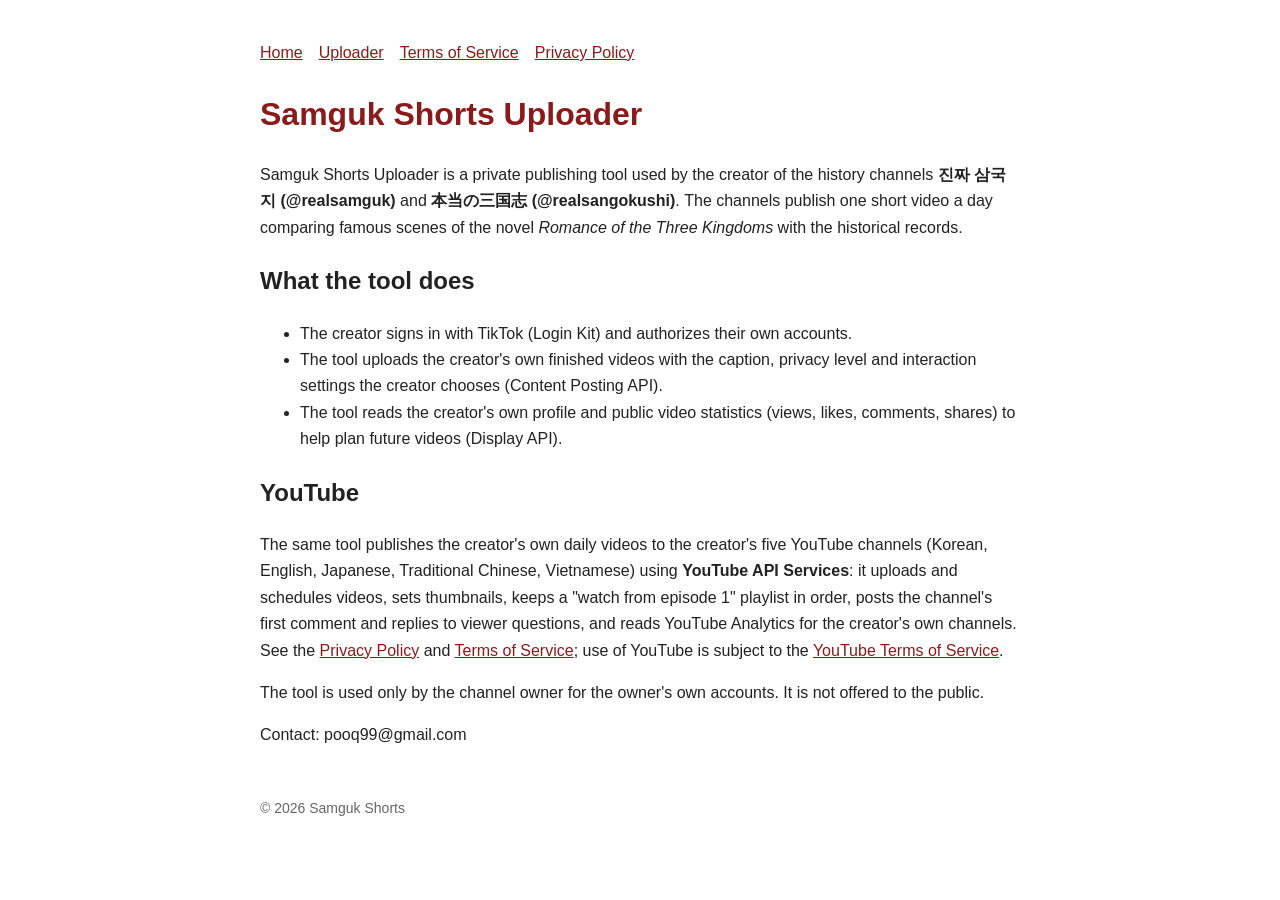
<file: index.html>
<!doctype html><html lang="en"><head><meta charset="utf-8"><meta name="viewport" content="width=device-width,initial-scale=1"><title>Samguk Shorts Uploader</title><link rel="stylesheet" href="style.css"></head><body>
<nav><a href="index.html">Home</a><a href="uploader.html">Uploader</a><a href="terms.html">Terms of Service</a><a href="privacy.html">Privacy Policy</a></nav>
<h1>Samguk Shorts Uploader</h1>
<p>Samguk Shorts Uploader is a private publishing tool used by the creator of the history channels <b>진짜 삼국지 (@realsamguk)</b> and <b>本当の三国志 (@realsangokushi)</b>. The channels publish one short video a day comparing famous scenes of the novel <i>Romance of the Three Kingdoms</i> with the historical records.</p>
<h2>What the tool does</h2>
<ul>
<li>The creator signs in with TikTok (Login Kit) and authorizes their own accounts.</li>
<li>The tool uploads the creator's own finished videos with the caption, privacy level and interaction settings the creator chooses (Content Posting API).</li>
<li>The tool reads the creator's own profile and public video statistics (views, likes, comments, shares) to help plan future videos (Display API).</li>
</ul>
<h2>YouTube</h2>
<p>The same tool publishes the creator's own daily videos to the creator's five YouTube channels (Korean, English, Japanese, Traditional Chinese, Vietnamese) using <b>YouTube API Services</b>: it uploads and schedules videos, sets thumbnails, keeps a "watch from episode 1" playlist in order, posts the channel's first comment and replies to viewer questions, and reads YouTube Analytics for the creator's own channels. See the <a href="privacy.html">Privacy Policy</a> and <a href="terms.html">Terms of Service</a>; use of YouTube is subject to the <a href="https://www.youtube.com/t/terms">YouTube Terms of Service</a>.</p>
<p>The tool is used only by the channel owner for the owner's own accounts. It is not offered to the public.</p>
<p>Contact: pooq99@gmail.com</p>
<footer>© 2026 Samguk Shorts</footer></body></html>
</file>
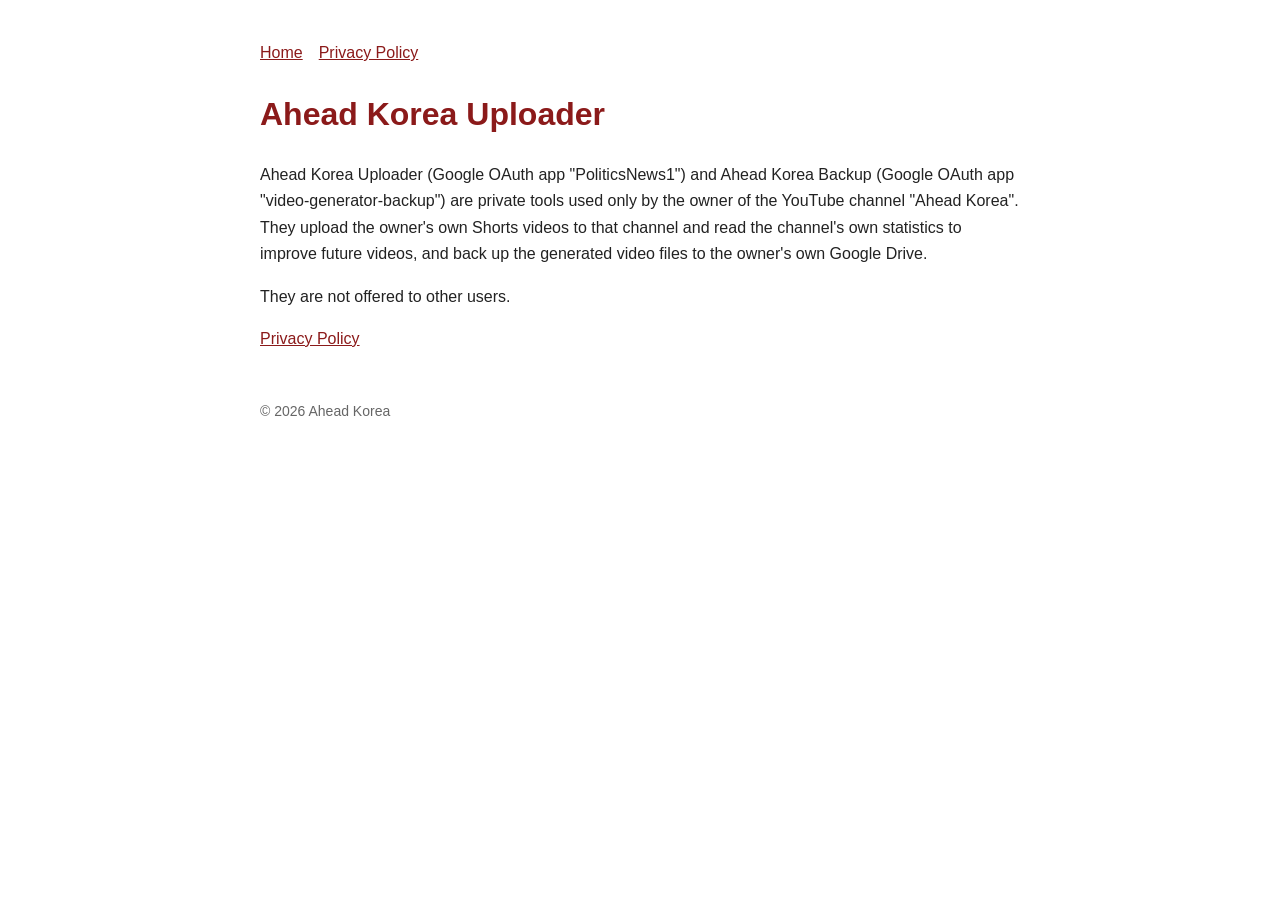
<file: ahead-korea/index.html>
<!doctype html><html lang="en"><head><meta charset="utf-8"><meta name="viewport" content="width=device-width,initial-scale=1"><title>Ahead Korea Uploader</title><link rel="stylesheet" href="../style.css"></head><body>
<nav><a href="index.html">Home</a><a href="privacy.html">Privacy Policy</a></nav>
<h1>Ahead Korea Uploader</h1>
<p>Ahead Korea Uploader (Google OAuth app "PoliticsNews1") and Ahead Korea Backup (Google OAuth app "video-generator-backup") are private tools used only by the owner of the YouTube channel "Ahead Korea". They upload the owner's own Shorts videos to that channel and read the channel's own statistics to improve future videos, and back up the generated video files to the owner's own Google Drive.</p>
<p>They are not offered to other users.</p>
<p><a href="privacy.html">Privacy Policy</a></p>
<footer>© 2026 Ahead Korea</footer></body></html>
</file>
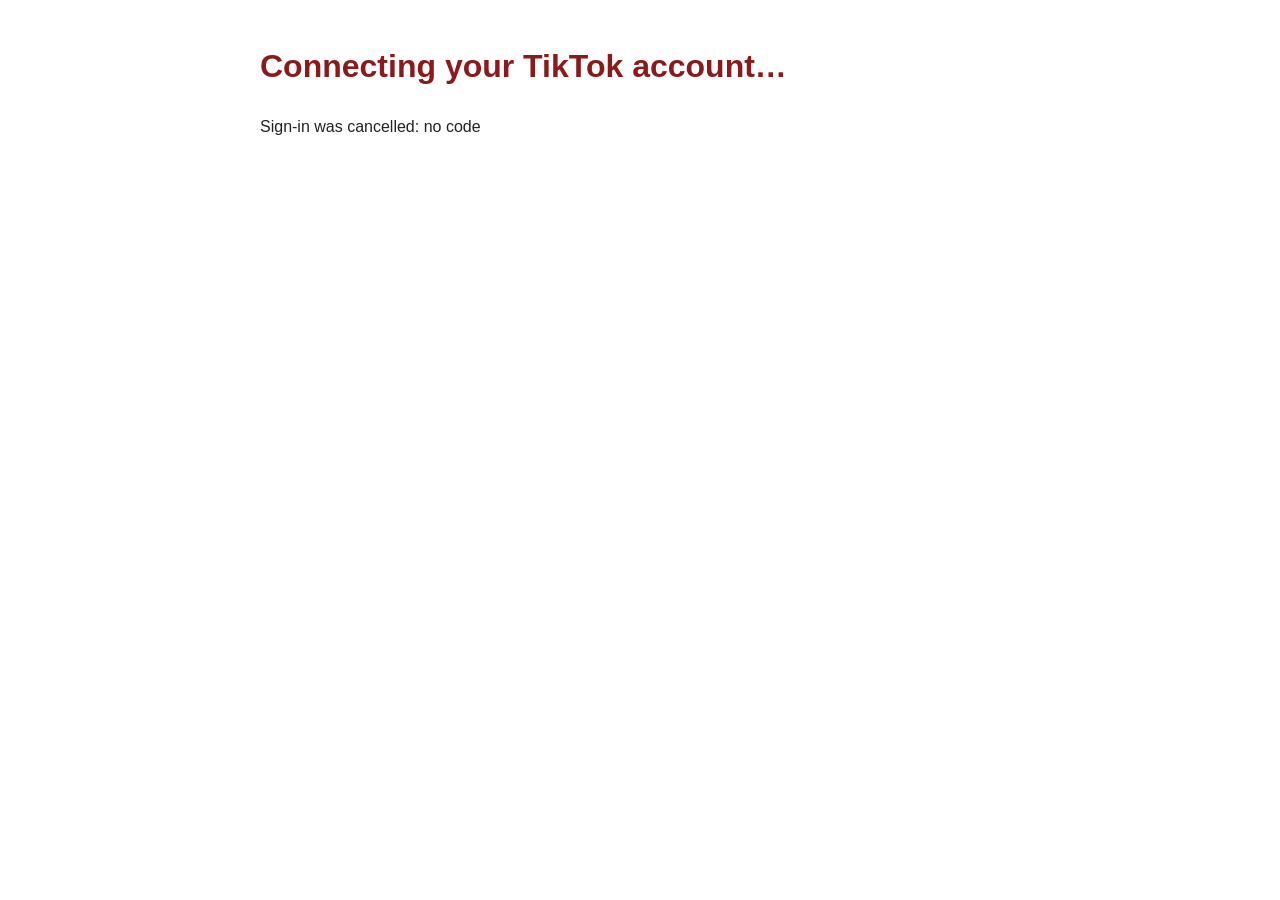
<file: callback.html>
<!doctype html><html lang="en"><head><meta charset="utf-8"><meta name="viewport" content="width=device-width,initial-scale=1"><title>Connecting…</title><link rel="stylesheet" href="style.css"><script src="config.js"></script></head><body>
<h1>Connecting your TikTok account…</h1><p id="msg">Please wait.</p>
<script>
(async () => {
  const p = new URLSearchParams(location.search), msg = document.getElementById('msg');
  if (!p.get('code')) { msg.textContent = 'Sign-in was cancelled: ' + (p.get('error_description') || p.get('error') || 'no code'); return; }
  if (p.get('state') !== sessionStorage.getItem('tt_state')) { msg.textContent = 'State mismatch. Please try again.'; return; }
  try {
    const r = await fetch(SAMGUK.api + '/api/token', { method: 'POST', headers: {'Content-Type': 'application/json'}, body: JSON.stringify({ code: p.get('code') }) });
    const t = await r.json();
    if (!t.access_token) throw new Error(t.error_description || t.error || 'token error');
    sessionStorage.setItem('tt_token', JSON.stringify(t));
    location.replace('uploader.html');
  } catch (e) { msg.textContent = 'Could not connect: ' + e.message; }
})();
</script></body></html>
</file>
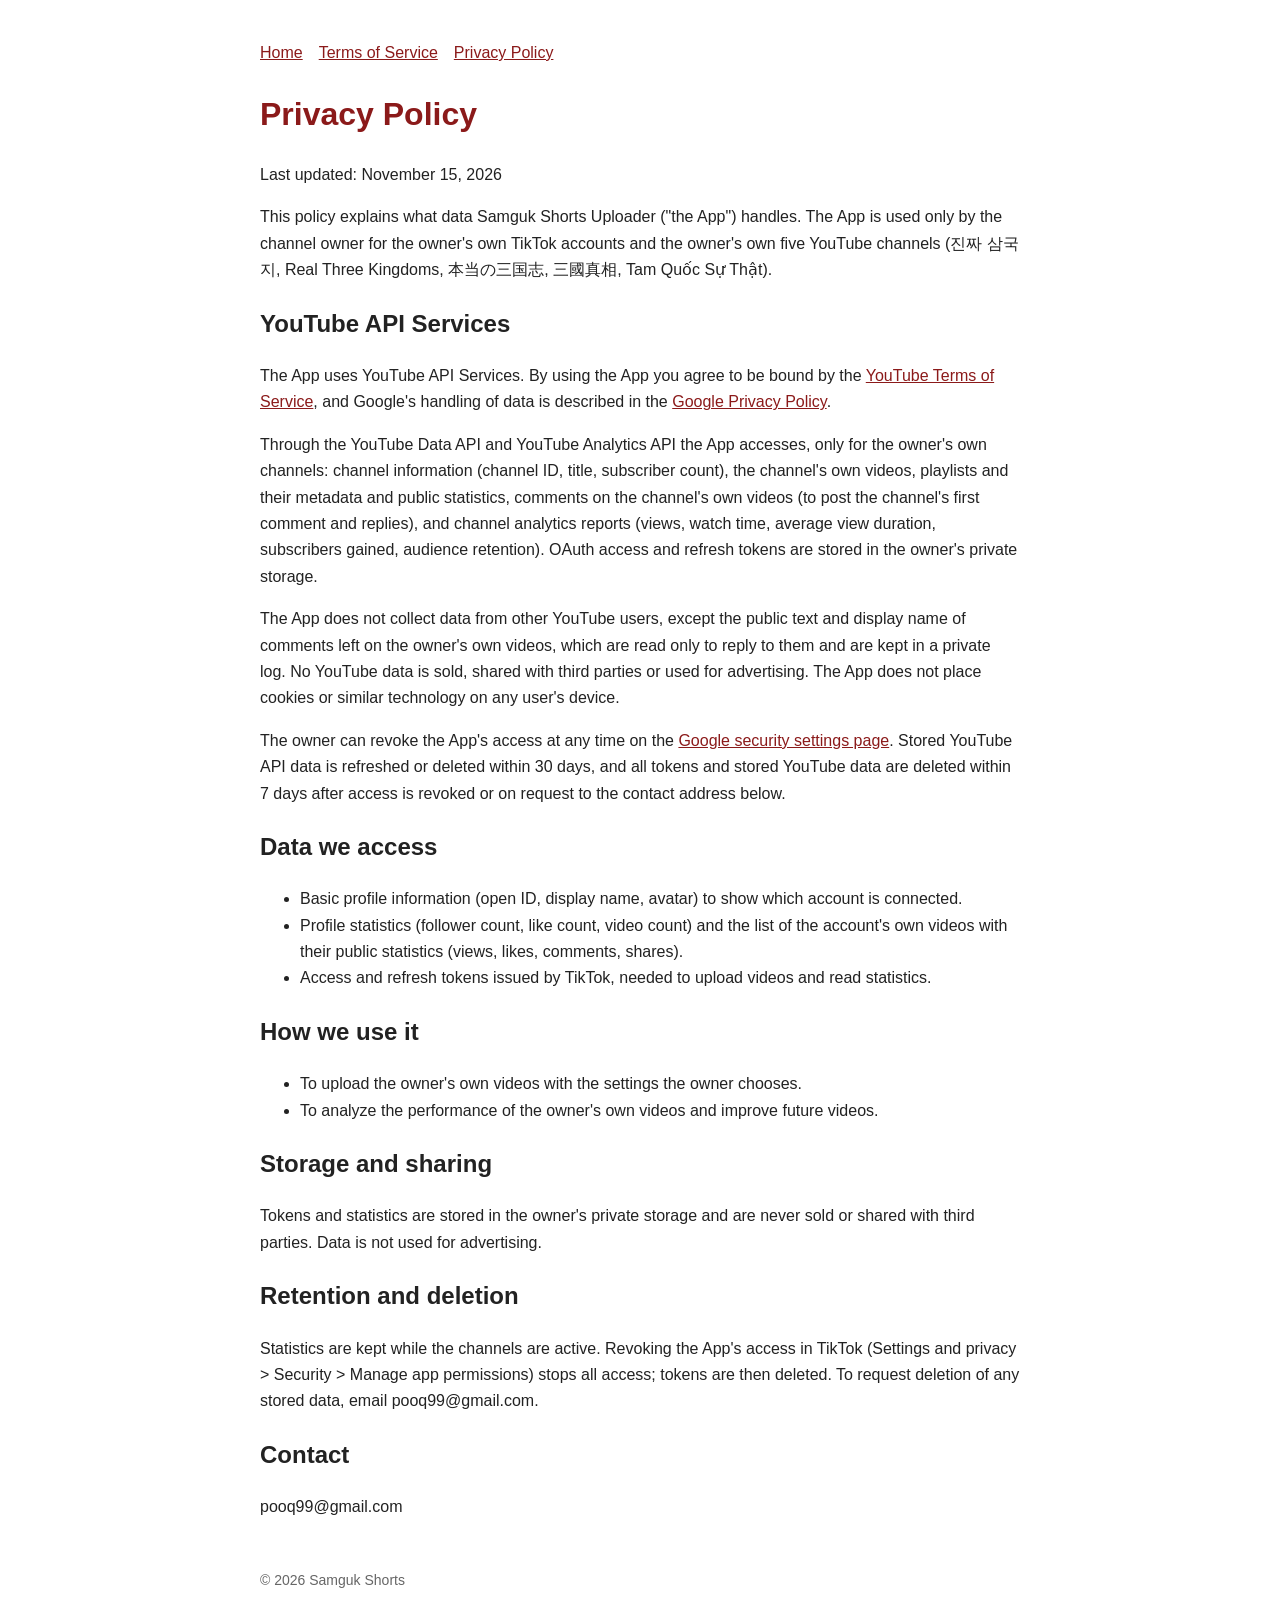
<file: privacy.html>
<!doctype html><html lang="en"><head><meta charset="utf-8"><meta name="viewport" content="width=device-width,initial-scale=1"><title>Privacy Policy</title><link rel="stylesheet" href="style.css"></head><body>
<nav><a href="index.html">Home</a><a href="terms.html">Terms of Service</a><a href="privacy.html">Privacy Policy</a></nav>
<h1>Privacy Policy</h1><p>Last updated: November 15, 2026</p>
<p>This policy explains what data Samguk Shorts Uploader ("the App") handles. The App is used only by the channel owner for the owner's own TikTok accounts and the owner's own five YouTube channels (진짜 삼국지, Real Three Kingdoms, 本当の三国志, 三國真相, Tam Quốc Sự Thật).</p>
<h2>YouTube API Services</h2>
<p>The App uses YouTube API Services. By using the App you agree to be bound by the <a href="https://www.youtube.com/t/terms">YouTube Terms of Service</a>, and Google's handling of data is described in the <a href="https://policies.google.com/privacy">Google Privacy Policy</a>.</p>
<p>Through the YouTube Data API and YouTube Analytics API the App accesses, only for the owner's own channels: channel information (channel ID, title, subscriber count), the channel's own videos, playlists and their metadata and public statistics, comments on the channel's own videos (to post the channel's first comment and replies), and channel analytics reports (views, watch time, average view duration, subscribers gained, audience retention). OAuth access and refresh tokens are stored in the owner's private storage.</p>
<p>The App does not collect data from other YouTube users, except the public text and display name of comments left on the owner's own videos, which are read only to reply to them and are kept in a private log. No YouTube data is sold, shared with third parties or used for advertising. The App does not place cookies or similar technology on any user's device.</p>
<p>The owner can revoke the App's access at any time on the <a href="https://security.google.com/settings/security/permissions">Google security settings page</a>. Stored YouTube API data is refreshed or deleted within 30 days, and all tokens and stored YouTube data are deleted within 7 days after access is revoked or on request to the contact address below.</p>
<h2>Data we access</h2><ul>
<li>Basic profile information (open ID, display name, avatar) to show which account is connected.</li>
<li>Profile statistics (follower count, like count, video count) and the list of the account's own videos with their public statistics (views, likes, comments, shares).</li>
<li>Access and refresh tokens issued by TikTok, needed to upload videos and read statistics.</li></ul>
<h2>How we use it</h2><ul>
<li>To upload the owner's own videos with the settings the owner chooses.</li>
<li>To analyze the performance of the owner's own videos and improve future videos.</li></ul>
<h2>Storage and sharing</h2><p>Tokens and statistics are stored in the owner's private storage and are never sold or shared with third parties. Data is not used for advertising.</p>
<h2>Retention and deletion</h2><p>Statistics are kept while the channels are active. Revoking the App's access in TikTok (Settings and privacy &gt; Security &gt; Manage app permissions) stops all access; tokens are then deleted. To request deletion of any stored data, email pooq99@gmail.com.</p>
<h2>Contact</h2><p>pooq99@gmail.com</p>
<footer>© 2026 Samguk Shorts</footer></body></html>
</file>
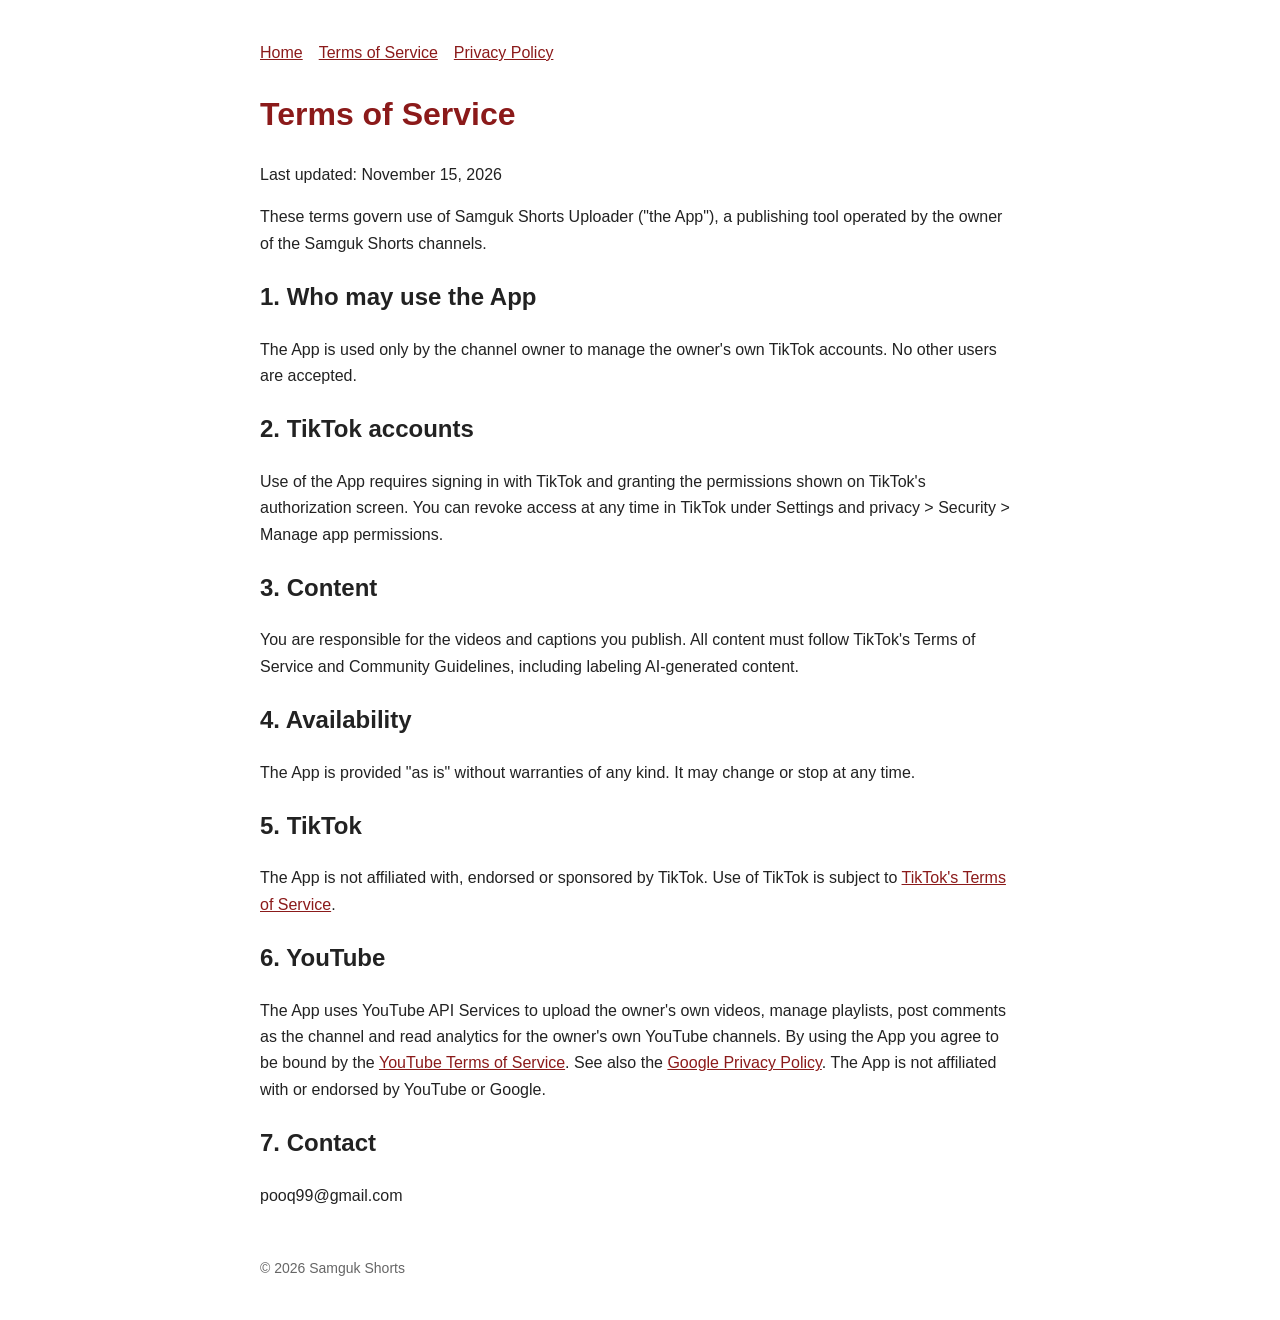
<file: terms.html>
<!doctype html><html lang="en"><head><meta charset="utf-8"><meta name="viewport" content="width=device-width,initial-scale=1"><title>Terms of Service</title><link rel="stylesheet" href="style.css"></head><body>
<nav><a href="index.html">Home</a><a href="terms.html">Terms of Service</a><a href="privacy.html">Privacy Policy</a></nav>
<h1>Terms of Service</h1><p>Last updated: November 15, 2026</p>
<p>These terms govern use of Samguk Shorts Uploader ("the App"), a publishing tool operated by the owner of the Samguk Shorts channels.</p>
<h2>1. Who may use the App</h2><p>The App is used only by the channel owner to manage the owner's own TikTok accounts. No other users are accepted.</p>
<h2>2. TikTok accounts</h2><p>Use of the App requires signing in with TikTok and granting the permissions shown on TikTok's authorization screen. You can revoke access at any time in TikTok under Settings and privacy &gt; Security &gt; Manage app permissions.</p>
<h2>3. Content</h2><p>You are responsible for the videos and captions you publish. All content must follow TikTok's Terms of Service and Community Guidelines, including labeling AI-generated content.</p>
<h2>4. Availability</h2><p>The App is provided "as is" without warranties of any kind. It may change or stop at any time.</p>
<h2>5. TikTok</h2><p>The App is not affiliated with, endorsed or sponsored by TikTok. Use of TikTok is subject to <a href="https://www.tiktok.com/legal/terms-of-service">TikTok's Terms of Service</a>.</p>
<h2>6. YouTube</h2><p>The App uses YouTube API Services to upload the owner's own videos, manage playlists, post comments as the channel and read analytics for the owner's own YouTube channels. By using the App you agree to be bound by the <a href="https://www.youtube.com/t/terms">YouTube Terms of Service</a>. See also the <a href="https://policies.google.com/privacy">Google Privacy Policy</a>. The App is not affiliated with or endorsed by YouTube or Google.</p>
<h2>7. Contact</h2><p>pooq99@gmail.com</p>
<footer>© 2026 Samguk Shorts</footer></body></html>
</file>
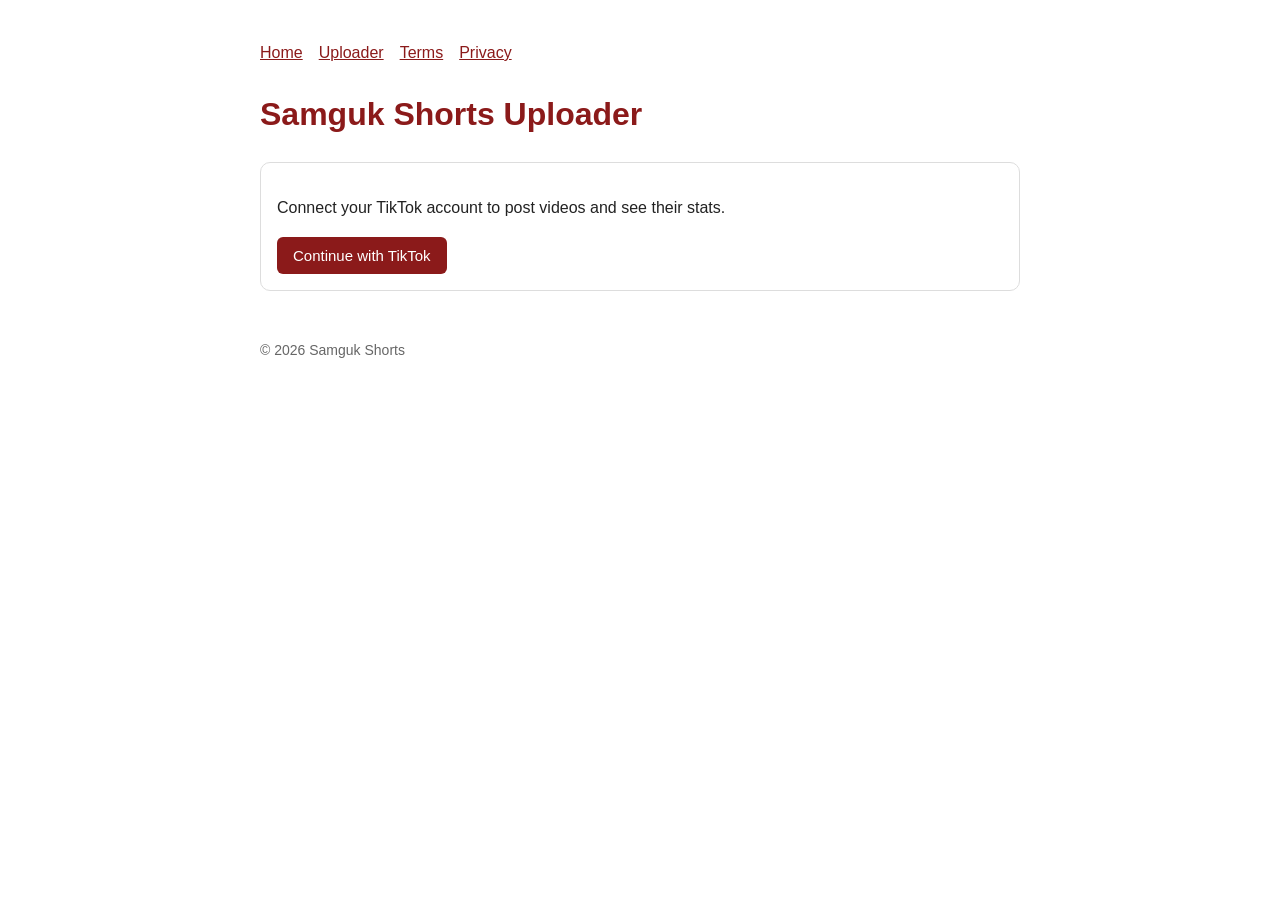
<file: uploader.html>
<!doctype html><html lang="en"><head><meta charset="utf-8"><meta name="viewport" content="width=device-width,initial-scale=1"><title>Samguk Shorts Uploader</title><link rel="stylesheet" href="style.css"><script src="config.js"></script>
<style>
.card{border:1px solid #ddd;border-radius:10px;padding:16px;margin:16px 0}
.row{display:flex;gap:12px;align-items:center;flex-wrap:wrap}
.avatar{width:48px;height:48px;border-radius:50%}
label{display:block;margin:8px 0}
input[type=text],textarea,select{width:100%;padding:8px;font-size:15px;box-sizing:border-box}
button{background:#8b1a1a;color:#fff;border:0;border-radius:6px;padding:10px 16px;font-size:15px;cursor:pointer}
button.alt{background:#555}button:disabled{background:#bbb;cursor:not-allowed}
.muted{color:#666;font-size:14px}.err{color:#b00}.ok{color:#070}
video{max-width:240px;max-height:420px;background:#000;border-radius:8px}
table{border-collapse:collapse;width:100%;font-size:14px}td,th{border-bottom:1px solid #eee;padding:6px;text-align:left}
</style></head><body>
<nav><a href="index.html">Home</a><a href="uploader.html">Uploader</a><a href="terms.html">Terms</a><a href="privacy.html">Privacy</a></nav>
<h1>Samguk Shorts Uploader</h1>

<div id="login" class="card">
  <p>Connect your TikTok account to post videos and see their stats.</p>
  <button id="btnLogin">Continue with TikTok</button>
</div>

<div id="app" style="display:none">
  <div class="card row" id="creator"></div>

  <div class="card">
    <h2>Post a video</h2>
    <label>Video file (MP4)<input type="file" id="file" accept="video/mp4,video/quicktime"></label>
    <video id="preview" controls style="display:none"></video>
    <p class="muted" id="dur"></p>
    <label>Caption<textarea id="title" rows="4" maxlength="2200" placeholder="Title, description and #hashtags"></textarea></label>

    <label>Who can view this video
      <select id="privacy"><option value="" selected disabled>Select privacy level</option></select></label>

    <p><b>Allow users to</b></p>
    <div class="row">
      <label><input type="checkbox" id="allowComment"> Comment</label>
      <label><input type="checkbox" id="allowDuet"> Duet</label>
      <label><input type="checkbox" id="allowStitch"> Stitch</label>
    </div>

    <label><input type="checkbox" id="aigc"> This video is AI-generated content</label>

    <div class="card">
      <label><input type="checkbox" id="disclose"> <b>Disclose video content</b></label>
      <p class="muted">Turn on to disclose that this video promotes goods or services in exchange for something of value.</p>
      <div id="discloseOpts" style="display:none">
        <label><input type="checkbox" id="yourBrand"> Your brand <span class="muted">— You are promoting yourself or your own business. Your video will be labeled "Promotional content".</span></label>
        <label><input type="checkbox" id="branded"> Branded content <span class="muted">— You are promoting another brand or a third party. Your video will be labeled "Paid partnership".</span></label>
        <p class="muted" id="discloseHint"></p>
      </div>
    </div>

    <p class="muted" id="consent"></p>
    <div class="row">
      <button id="btnPost" disabled>Post to TikTok</button>
      <button id="btnDraft" class="alt" disabled>Send to TikTok inbox as draft</button>
    </div>
    <p id="status"></p>
  </div>

  <div class="card">
    <h2>Stats</h2>
    <div id="stats" class="muted">Loading…</div>
    <table id="videos"></table>
    <p><button class="alt" id="btnRefresh">Refresh stats</button></p>
  </div>
  <p><a href="#" id="logout">Disconnect</a></p>
</div>

<script>
const $ = id => document.getElementById(id);
let token = null, creator = null, videoDuration = 0;

$('btnLogin').onclick = () => {
  const state = crypto.randomUUID();
  sessionStorage.setItem('tt_state', state);
  const q = new URLSearchParams({ client_key: SAMGUK.clientKey, scope: SAMGUK.scopes, response_type: 'code', redirect_uri: SAMGUK.redirectUri, state });
  location.href = 'https://www.tiktok.com/v2/auth/authorize/?' + q;
};
$('logout').onclick = e => { e.preventDefault(); sessionStorage.removeItem('tt_token'); location.reload(); };

async function call(path, body, query) {
  const r = await fetch(SAMGUK.api + '/api/proxy', { method: 'POST',
    headers: { 'Content-Type': 'application/json', Authorization: 'Bearer ' + token.access_token },
    body: JSON.stringify({ path, body, query }) });
  const j = await r.json();
  if (j.error && j.error.code && j.error.code !== 'ok') throw new Error(j.error.message || j.error.code);
  return j.data;
}

async function loadCreator() {
  creator = await call('/v2/post/publish/creator_info/query/', {});
  $('creator').innerHTML = `<img class="avatar" src="${creator.creator_avatar_url}" alt=""><div><b>${creator.creator_nickname}</b><br><span class="muted">@${creator.creator_username} · videos up to ${creator.max_video_post_duration_sec}s</span></div>`;
  const sel = $('privacy');
  const names = { PUBLIC_TO_EVERYONE: 'Everyone', MUTUAL_FOLLOW_FRIENDS: 'Friends', FOLLOWER_OF_CREATOR: 'Followers', SELF_ONLY: 'Only me' };
  for (const v of creator.privacy_level_options) { const o = document.createElement('option'); o.value = v; o.textContent = names[v] || v; sel.appendChild(o); }
  if (creator.comment_disabled) { $('allowComment').disabled = true; $('allowComment').parentElement.classList.add('muted'); }
  if (creator.duet_disabled) { $('allowDuet').disabled = true; $('allowDuet').parentElement.classList.add('muted'); }
  if (creator.stitch_disabled) { $('allowStitch').disabled = true; $('allowStitch').parentElement.classList.add('muted'); }
}

async function loadStats() {
  try {
    const u = await call('/v2/user/info/', null, 'fields=display_name,follower_count,following_count,likes_count,video_count');
    const s = u.user;
    $('stats').innerHTML = `<b>${s.follower_count}</b> followers · <b>${s.likes_count}</b> likes · <b>${s.video_count}</b> videos`;
    const v = await call('/v2/video/list/', { max_count: 20 }, 'fields=id,title,create_time,view_count,like_count,comment_count,share_count');
    const rows = (v.videos || []).map(x => `<tr><td>${new Date(x.create_time*1000).toLocaleDateString()}</td><td>${(x.title||'').slice(0,40)}</td><td>${x.view_count}</td><td>${x.like_count}</td><td>${x.comment_count}</td><td>${x.share_count}</td></tr>`).join('');
    $('videos').innerHTML = '<tr><th>Date</th><th>Video</th><th>Views</th><th>Likes</th><th>Comments</th><th>Shares</th></tr>' + (rows || '<tr><td colspan=6 class="muted">No videos yet</td></tr>');
  } catch (e) { $('stats').innerHTML = '<span class="err">' + e.message + '</span>'; }
}

function refreshForm() {
  const d = $('disclose').checked, yb = $('yourBrand').checked, bc = $('branded').checked;
  $('discloseOpts').style.display = d ? 'block' : 'none';
  const selfOnly = [...$('privacy').options].find(o => o.value === 'SELF_ONLY');
  if (selfOnly) { selfOnly.disabled = d && bc; selfOnly.title = d && bc ? 'Branded content visibility cannot be set to private.' : ''; if (d && bc && $('privacy').value === 'SELF_ONLY') $('privacy').value = ''; }
  $('discloseHint').textContent = d && !yb && !bc ? 'You need to indicate if your content promotes yourself, a third party, or both.' : '';
  const music = '<a href="https://www.tiktok.com/legal/page/global/music-usage-confirmation/en" target="_blank">Music Usage Confirmation</a>';
  const bcp = '<a href="https://www.tiktok.com/legal/page/global/bc-policy/en" target="_blank">Branded Content Policy</a>';
  $('consent').innerHTML = 'By posting, you agree to TikTok\'s ' + (d && bc ? bcp + ' and ' : '') + music + '.';
  const tooLong = creator && videoDuration > creator.max_video_post_duration_sec;
  $('dur').innerHTML = videoDuration ? `Length ${Math.round(videoDuration)}s` + (tooLong ? ' <span class="err">— longer than this account allows</span>' : '') : '';
  const ready = $('file').files[0] && !tooLong && $('privacy').value && (!d || yb || bc);
  $('btnPost').disabled = !ready;
  $('btnDraft').disabled = !($('file').files[0] && !tooLong);
}
['privacy','disclose','yourBrand','branded','allowComment','allowDuet','allowStitch'].forEach(id => $(id).addEventListener('change', refreshForm));
$('file').onchange = () => {
  const f = $('file').files[0]; if (!f) return;
  const v = $('preview'); v.src = URL.createObjectURL(f); v.style.display = 'block';
  v.onloadedmetadata = () => { videoDuration = v.duration; refreshForm(); };
};

async function upload(direct) {
  const f = $('file').files[0];
  $('btnPost').disabled = $('btnDraft').disabled = true;
  const st = $('status'); st.className = ''; st.textContent = 'Preparing upload…';
  try {
    const source_info = { source: 'FILE_UPLOAD', video_size: f.size, chunk_size: f.size, total_chunk_count: 1 };
    let init;
    if (direct) {
      const d = $('disclose').checked;
      init = await call('/v2/post/publish/video/init/', { source_info, post_info: {
        title: $('title').value, privacy_level: $('privacy').value,
        disable_comment: !$('allowComment').checked, disable_duet: !$('allowDuet').checked, disable_stitch: !$('allowStitch').checked,
        brand_content_toggle: d && $('branded').checked, brand_organic_toggle: d && $('yourBrand').checked,
        is_aigc: $('aigc').checked } });
    } else {
      init = await call('/v2/post/publish/inbox/video/init/', { source_info });
    }
    st.textContent = 'Uploading video…';
    const r = await fetch(SAMGUK.api + '/api/upload', { method: 'PUT', headers: {
      'X-Upload-Url': init.upload_url, 'Content-Type': f.type || 'video/mp4',
      'Content-Range': `bytes 0-${f.size - 1}/${f.size}` }, body: f });
    if (!r.ok) throw new Error('Upload failed (' + r.status + ')');
    st.textContent = 'Processing…';
    for (let i = 0; i < 40; i++) {
      await new Promise(res => setTimeout(res, 3000));
      const s = await call('/v2/post/publish/status/fetch/', { publish_id: init.publish_id });
      if (s.status === 'PUBLISH_COMPLETE' || s.status === 'SEND_TO_USER_INBOX') {
        st.className = 'ok';
        st.textContent = direct ? 'Posted. It may take a few minutes for the video to process and appear on your profile.' : 'Sent to your TikTok inbox. Open TikTok to finish and post it.';
        loadStats(); return;
      }
      if (s.status === 'FAILED') throw new Error(s.fail_reason || 'failed');
      st.textContent = 'Processing… (' + s.status + ')';
    }
    st.textContent = 'Still processing. Check your TikTok profile in a few minutes.';
  } catch (e) { st.className = 'err'; st.textContent = 'Error: ' + e.message; refreshForm(); }
}
$('btnPost').onclick = () => upload(true);
$('btnDraft').onclick = () => upload(false);
$('btnRefresh').onclick = loadStats;

(async () => {
  const saved = sessionStorage.getItem('tt_token');
  if (!saved) return;
  token = JSON.parse(saved);
  $('login').style.display = 'none'; $('app').style.display = 'block';
  try { await loadCreator(); } catch (e) { $('creator').innerHTML = '<span class="err">' + e.message + '</span>'; }
  refreshForm(); loadStats();
})();
</script>
<footer>© 2026 Samguk Shorts</footer></body></html>
</file>
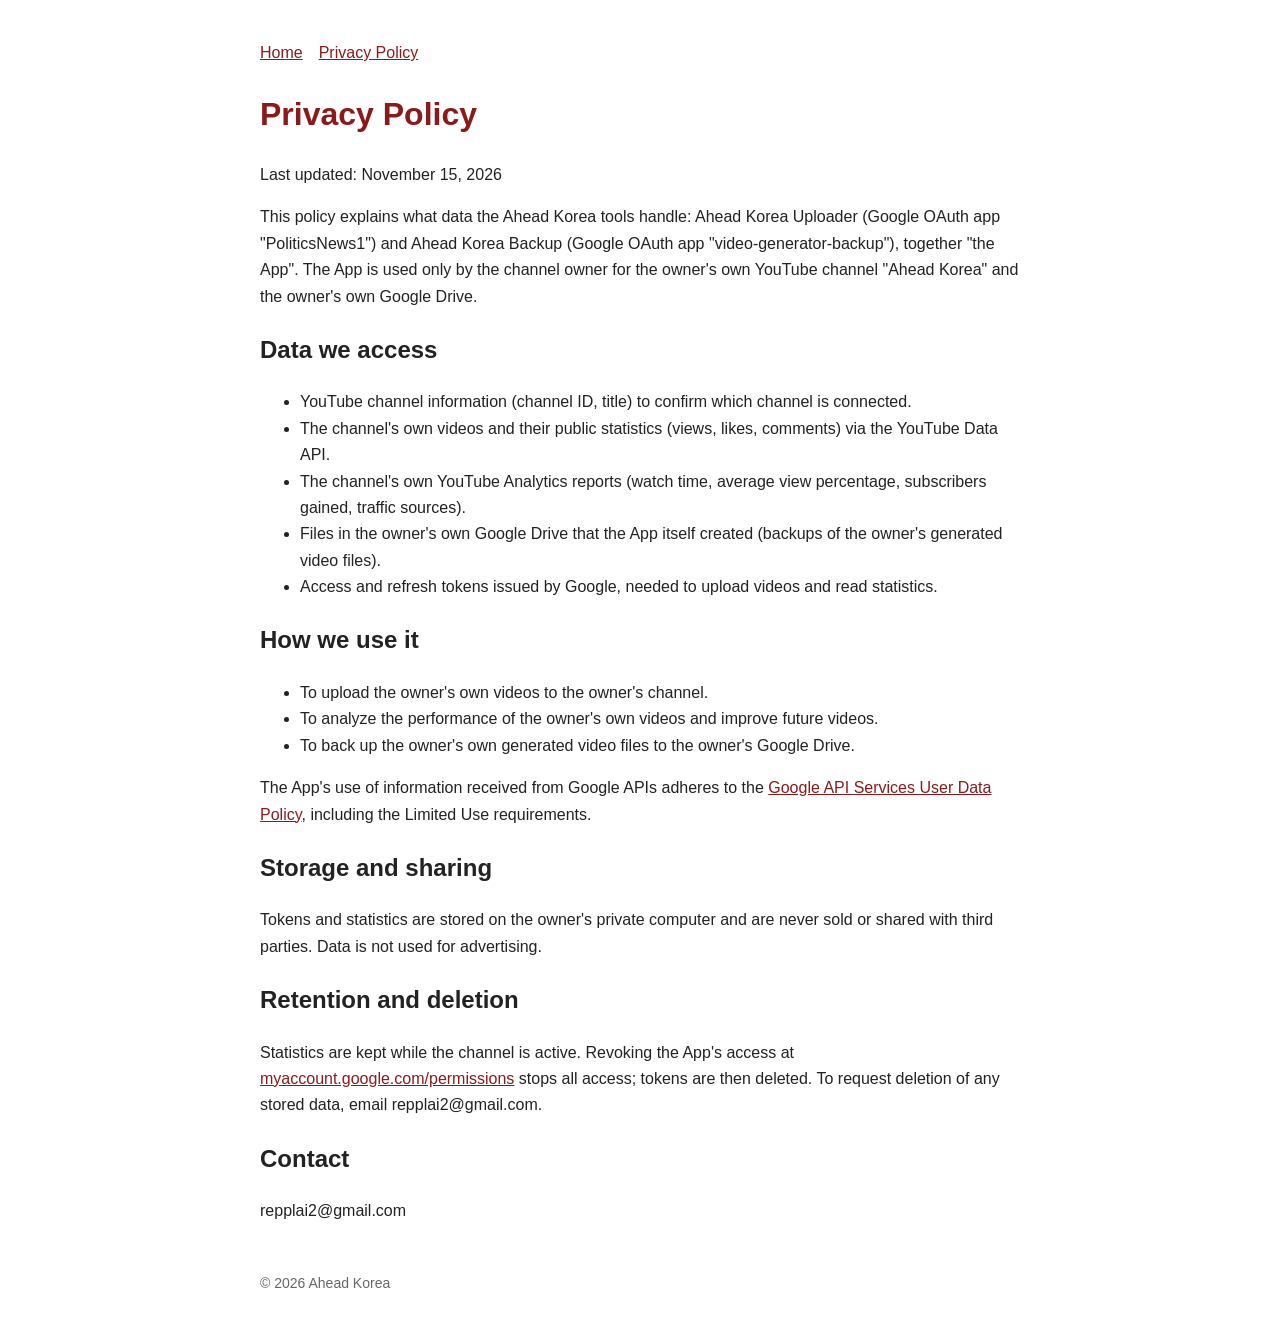
<file: ahead-korea/privacy.html>
<!doctype html><html lang="en"><head><meta charset="utf-8"><meta name="viewport" content="width=device-width,initial-scale=1"><title>Privacy Policy</title><link rel="stylesheet" href="../style.css"></head><body>
<nav><a href="index.html">Home</a><a href="privacy.html">Privacy Policy</a></nav>
<h1>Privacy Policy</h1><p>Last updated: November 15, 2026</p>
<p>This policy explains what data the Ahead Korea tools handle: Ahead Korea Uploader (Google OAuth app "PoliticsNews1") and Ahead Korea Backup (Google OAuth app "video-generator-backup"), together "the App". The App is used only by the channel owner for the owner's own YouTube channel "Ahead Korea" and the owner's own Google Drive.</p>
<h2>Data we access</h2><ul>
<li>YouTube channel information (channel ID, title) to confirm which channel is connected.</li>
<li>The channel's own videos and their public statistics (views, likes, comments) via the YouTube Data API.</li>
<li>The channel's own YouTube Analytics reports (watch time, average view percentage, subscribers gained, traffic sources).</li>
<li>Files in the owner's own Google Drive that the App itself created (backups of the owner's generated video files).</li>
<li>Access and refresh tokens issued by Google, needed to upload videos and read statistics.</li></ul>
<h2>How we use it</h2><ul>
<li>To upload the owner's own videos to the owner's channel.</li>
<li>To analyze the performance of the owner's own videos and improve future videos.</li>
<li>To back up the owner's own generated video files to the owner's Google Drive.</li></ul>
<p>The App's use of information received from Google APIs adheres to the <a href="https://developers.google.com/terms/api-services-user-data-policy">Google API Services User Data Policy</a>, including the Limited Use requirements.</p>
<h2>Storage and sharing</h2><p>Tokens and statistics are stored on the owner's private computer and are never sold or shared with third parties. Data is not used for advertising.</p>
<h2>Retention and deletion</h2><p>Statistics are kept while the channel is active. Revoking the App's access at <a href="https://myaccount.google.com/permissions">myaccount.google.com/permissions</a> stops all access; tokens are then deleted. To request deletion of any stored data, email repplai2@gmail.com.</p>
<h2>Contact</h2><p>repplai2@gmail.com</p>
<footer>© 2026 Ahead Korea</footer></body></html>
</file>
<file: style.css>
body{font-family:-apple-system,"Segoe UI",sans-serif;max-width:760px;margin:40px auto;padding:0 16px;line-height:1.65;color:#222;background:#fff}
h1{color:#8b1a1a}a{color:#8b1a1a}nav a{margin-right:16px}footer{margin-top:48px;font-size:14px;color:#666}
</file>
